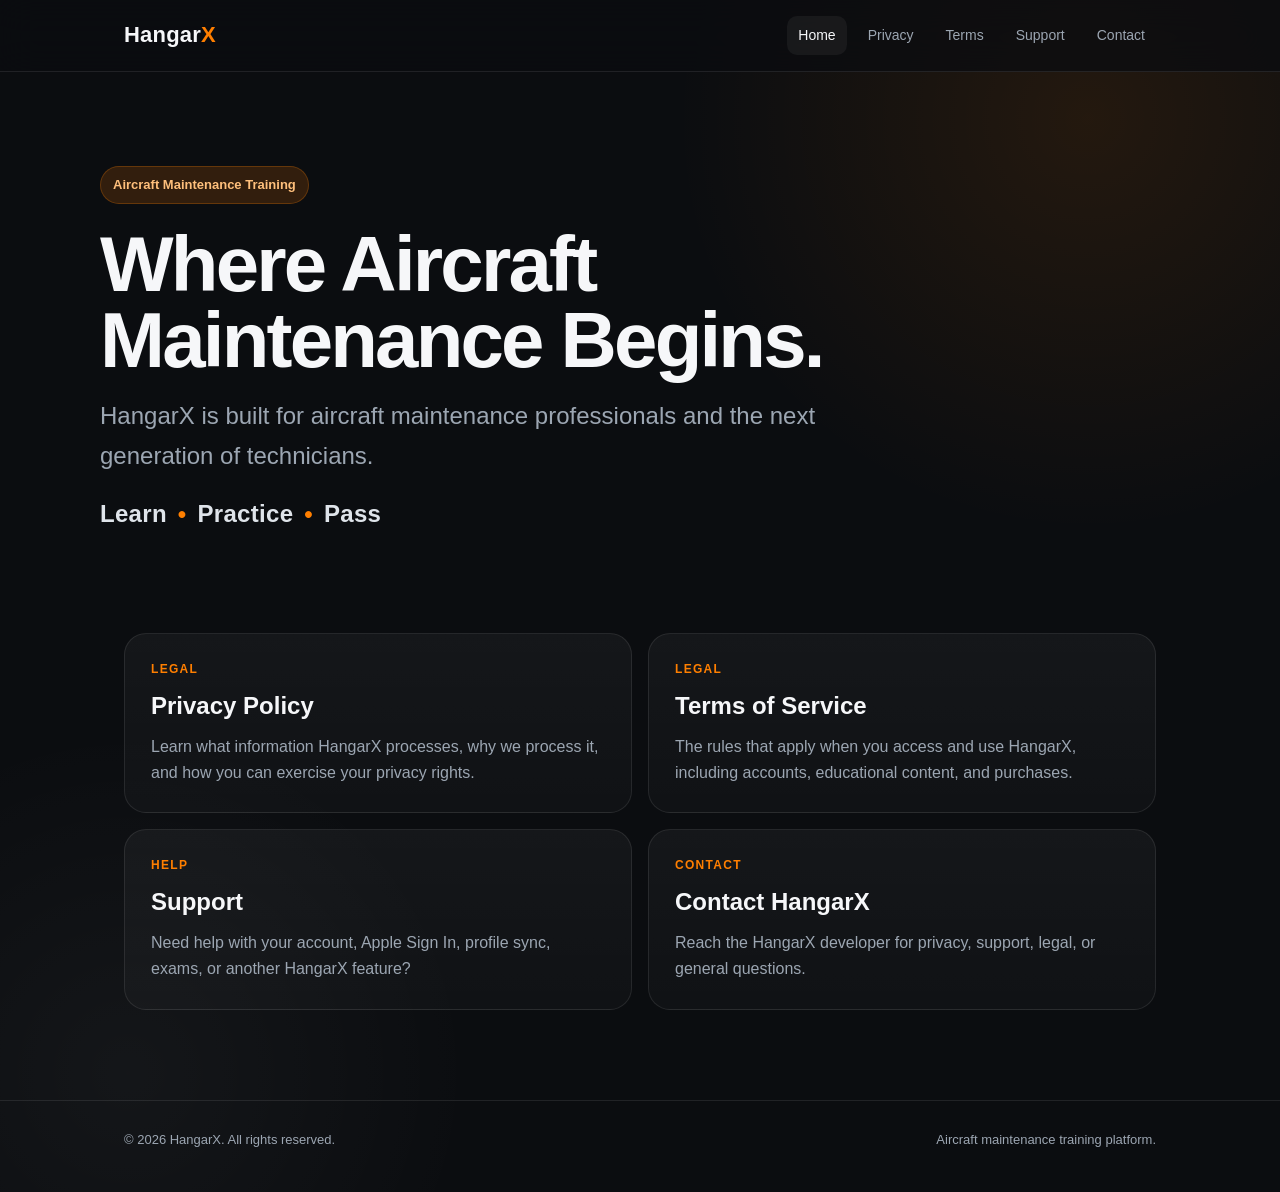
<file: index.html>
<!doctype html>
<html lang="en">
<head>
  <meta charset="utf-8">
  <meta name="viewport" content="width=device-width, initial-scale=1">
  <meta name="theme-color" content="#0b0d10">
  <meta name="description" content="HangarX legal, privacy, terms, support, and contact information.">
  <title>Home — HangarX</title>
  <link rel="stylesheet" href="style.css">
</head>
<body>

    <nav class="nav">
      <div class="nav-inner">
        <a class="brand" href="index.html">Hangar<span class="x">X</span></a>
        <div class="nav-links"><a class="active" href="index.html">Home</a><a class="" href="privacy.html">Privacy</a><a class="" href="terms.html">Terms</a><a class="" href="support.html">Support</a><a class="" href="contact.html">Contact</a></div>
      </div>
    </nav>
    

<main>
  <section class="hero shell">
    <div class="eyebrow">Aircraft Maintenance Training</div>
    <h1>Where Aircraft Maintenance Begins.</h1>
    <p>HangarX is built for aircraft maintenance professionals and the next generation of technicians.</p>
    <p class="tagline">Learn <span class="dot">•</span> Practice <span class="dot">•</span> Pass</p>
  </section>

  <section class="shell">
    <div class="grid">
      <a class="card" href="privacy.html">
        <div class="card-kicker">Legal</div>
        <h2>Privacy Policy</h2>
        <p>Learn what information HangarX processes, why we process it, and how you can exercise your privacy rights.</p>
      </a>
      <a class="card" href="terms.html">
        <div class="card-kicker">Legal</div>
        <h2>Terms of Service</h2>
        <p>The rules that apply when you access and use HangarX, including accounts, educational content, and purchases.</p>
      </a>
      <a class="card" href="support.html">
        <div class="card-kicker">Help</div>
        <h2>Support</h2>
        <p>Need help with your account, Apple Sign In, profile sync, exams, or another HangarX feature?</p>
      </a>
      <a class="card" href="contact.html">
        <div class="card-kicker">Contact</div>
        <h2>Contact HangarX</h2>
        <p>Reach the HangarX developer for privacy, support, legal, or general questions.</p>
      </a>
    </div>
  </section>
</main>


    <footer class="footer">
      <div class="footer-inner">
        <div>© 2026 HangarX. All rights reserved.</div>
        <div>Aircraft maintenance training platform.</div>
      </div>
    </footer>
    
</body>
</html>
</file>
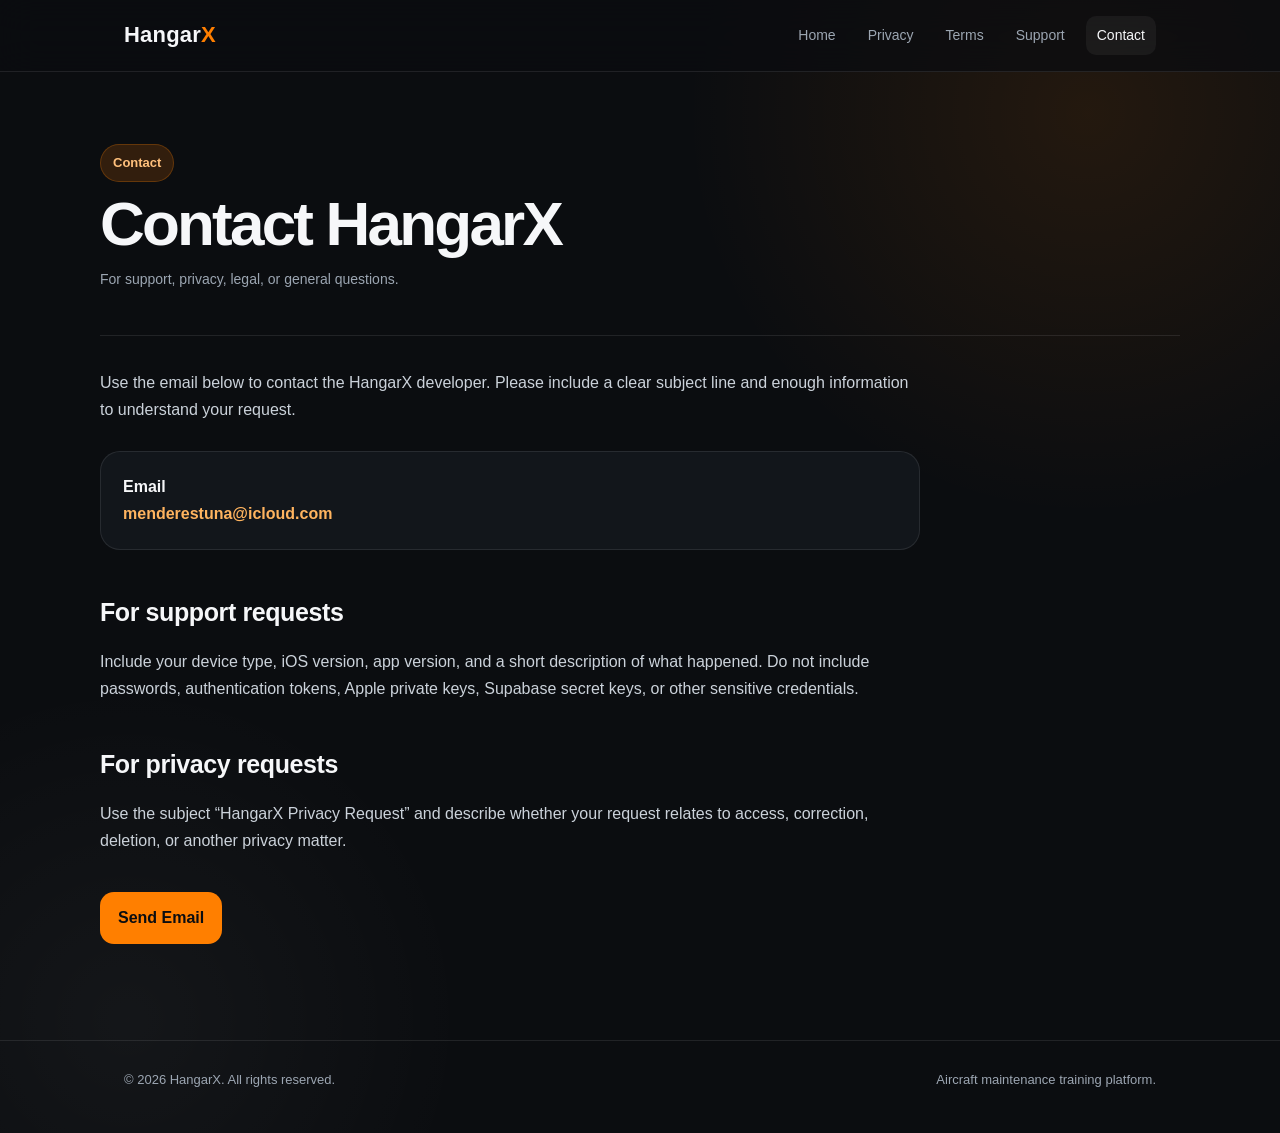
<file: contact.html>
<!doctype html>
<html lang="en">
<head>
  <meta charset="utf-8">
  <meta name="viewport" content="width=device-width, initial-scale=1">
  <meta name="theme-color" content="#0b0d10">
  <meta name="description" content="Contact HangarX.">
  <title>Contact — HangarX</title>
  <link rel="stylesheet" href="style.css">
</head>
<body>

    <nav class="nav">
      <div class="nav-inner">
        <a class="brand" href="index.html">Hangar<span class="x">X</span></a>
        <div class="nav-links"><a class="" href="index.html">Home</a><a class="" href="privacy.html">Privacy</a><a class="" href="terms.html">Terms</a><a class="" href="support.html">Support</a><a class="active" href="contact.html">Contact</a></div>
      </div>
    </nav>
    

<main class="page shell">
  <header class="page-head">
    <div class="eyebrow">Contact</div>
    <h1>Contact HangarX</h1>
    <p class="meta">For support, privacy, legal, or general questions.</p>
  </header>
  <article class="prose">
    <p>Use the email below to contact the HangarX developer. Please include a clear subject line and enough information to understand your request.</p>

    <div class="contact-box">
      <strong>Email</strong><br>
      <a href="mailto:menderestuna@icloud.com">menderestuna@icloud.com</a>
    </div>

    <h2>For support requests</h2>
    <p>Include your device type, iOS version, app version, and a short description of what happened. Do not include passwords, authentication tokens, Apple private keys, Supabase secret keys, or other sensitive credentials.</p>

    <h2>For privacy requests</h2>
    <p>Use the subject “HangarX Privacy Request” and describe whether your request relates to access, correction, deletion, or another privacy matter.</p>

    <a class="btn" href="mailto:menderestuna@icloud.com?subject=HangarX%20Contact">Send Email</a>
  </article>
</main>


    <footer class="footer">
      <div class="footer-inner">
        <div>© 2026 HangarX. All rights reserved.</div>
        <div>Aircraft maintenance training platform.</div>
      </div>
    </footer>
    
</body>
</html>
</file>
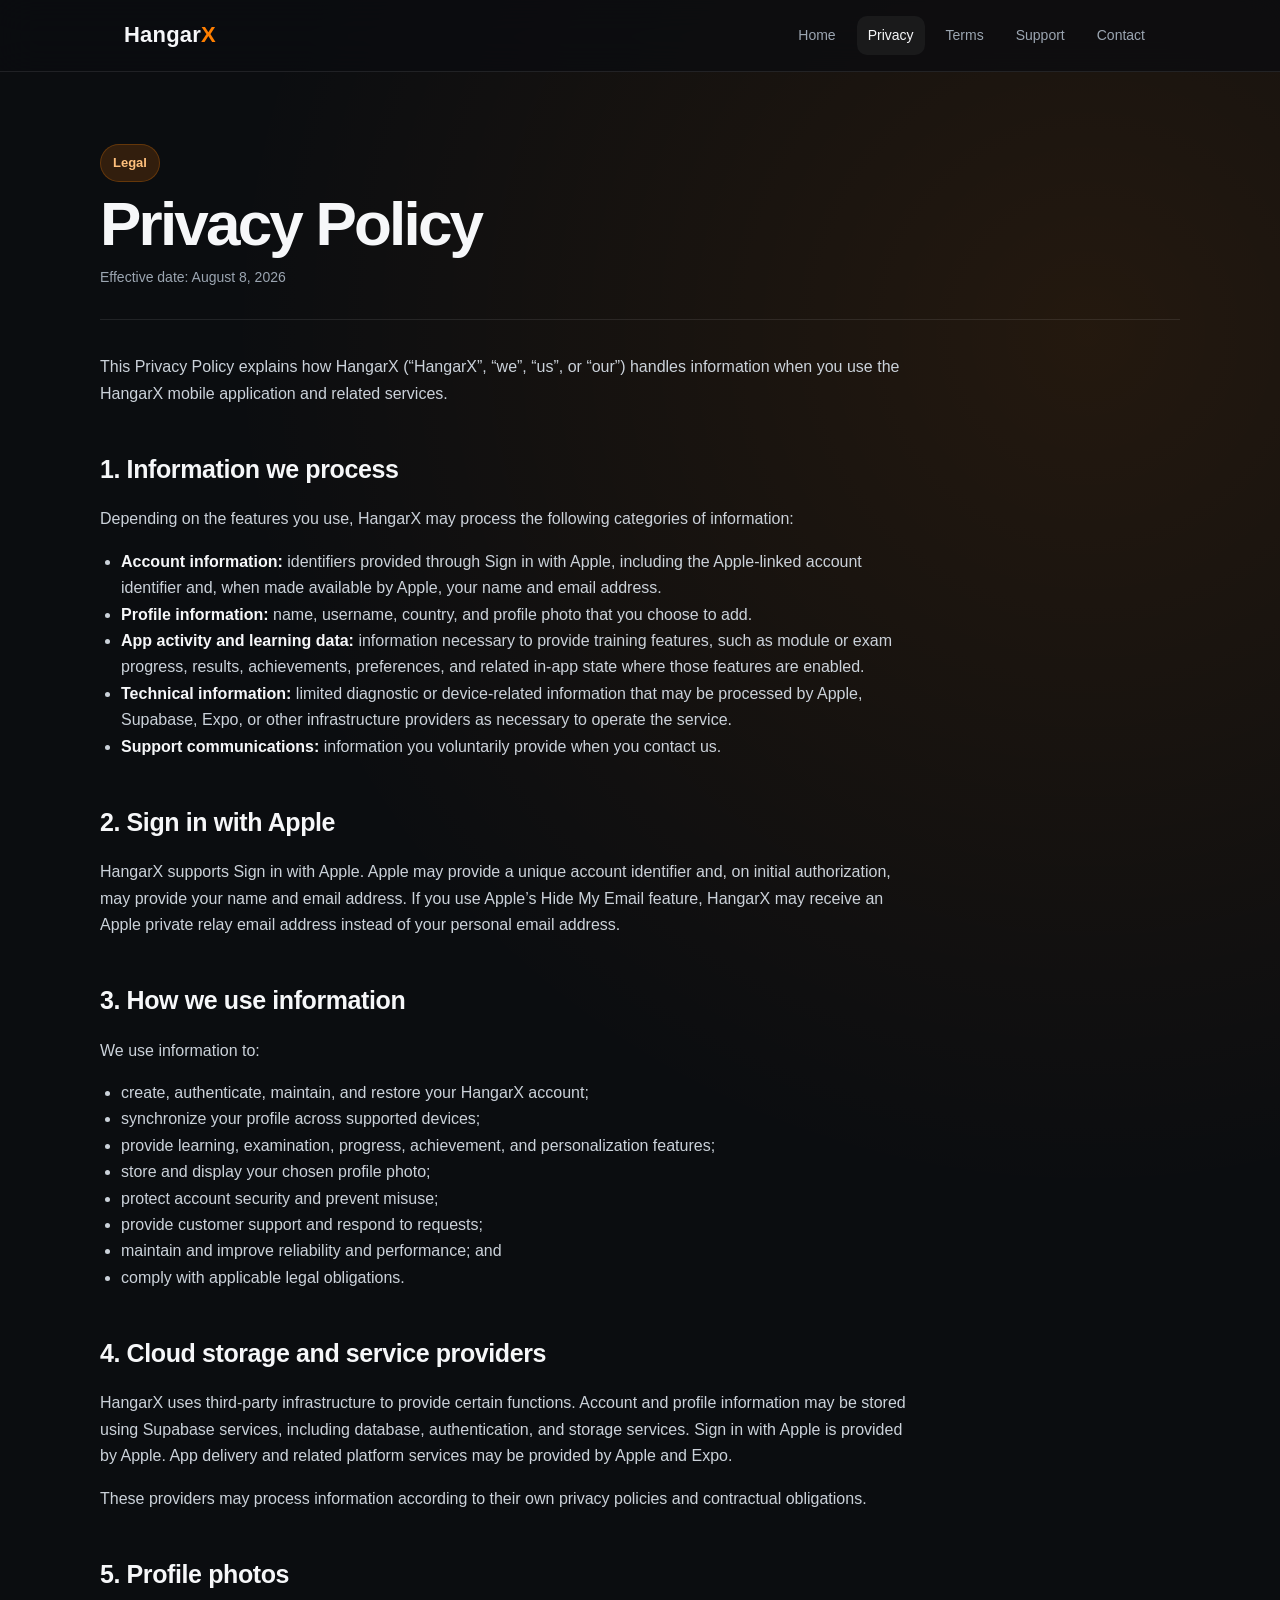
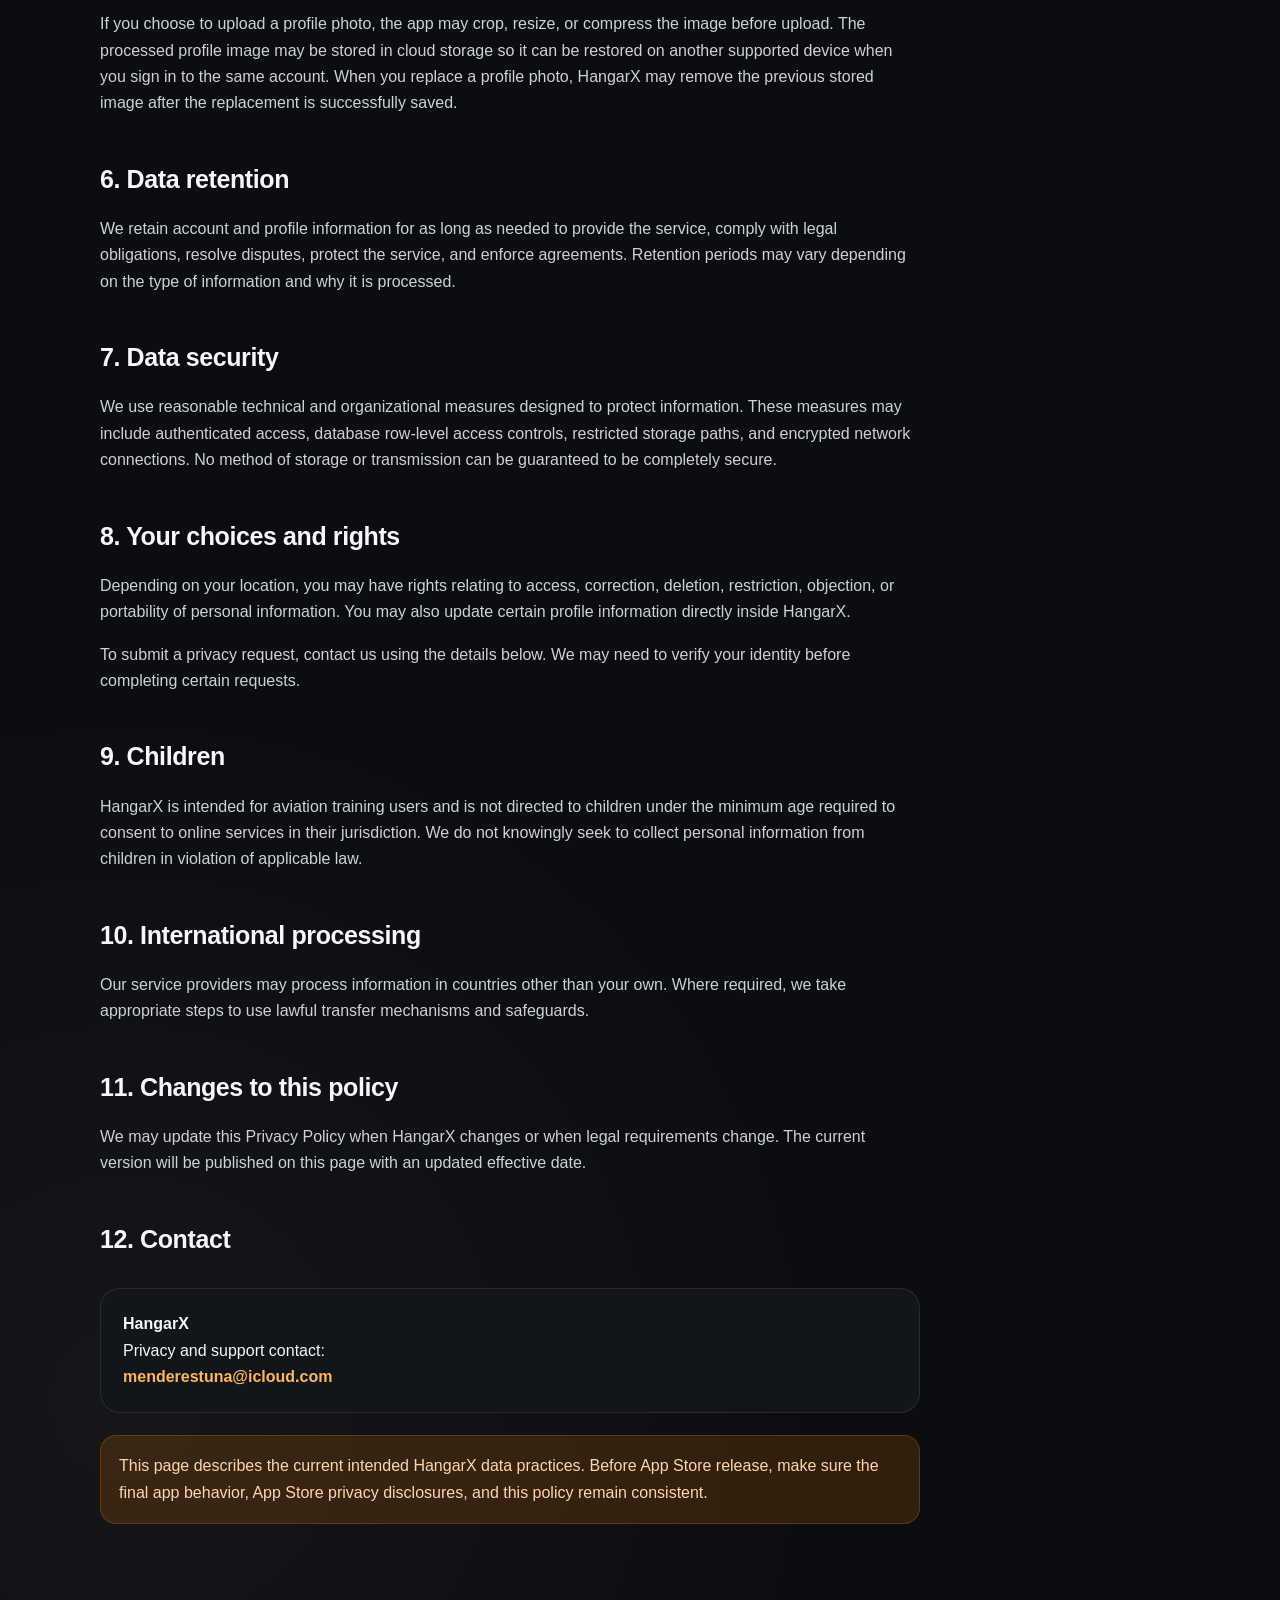
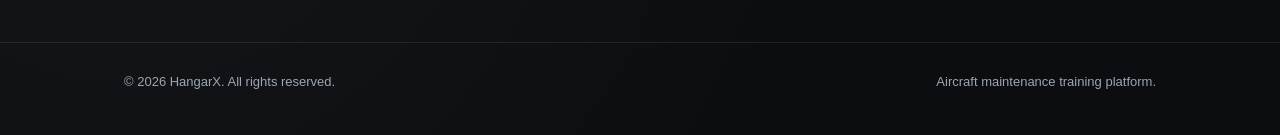
<file: privacy.html>
<!doctype html>
<html lang="en">
<head>
  <meta charset="utf-8">
  <meta name="viewport" content="width=device-width, initial-scale=1">
  <meta name="theme-color" content="#0b0d10">
  <meta name="description" content="HangarX Privacy Policy.">
  <title>Privacy Policy — HangarX</title>
  <link rel="stylesheet" href="style.css">
</head>
<body>

    <nav class="nav">
      <div class="nav-inner">
        <a class="brand" href="index.html">Hangar<span class="x">X</span></a>
        <div class="nav-links"><a class="" href="index.html">Home</a><a class="active" href="privacy.html">Privacy</a><a class="" href="terms.html">Terms</a><a class="" href="support.html">Support</a><a class="" href="contact.html">Contact</a></div>
      </div>
    </nav>
    

<main class="page shell">
  <header class="page-head">
    <div class="eyebrow">Legal</div>
    <h1>Privacy Policy</h1>
    <div class="meta">Effective date: August 8, 2026</div>
  </header>
  <article class="prose">
    <p>This Privacy Policy explains how HangarX (“HangarX”, “we”, “us”, or “our”) handles information when you use the HangarX mobile application and related services.</p>

    <h2>1. Information we process</h2>
    <p>Depending on the features you use, HangarX may process the following categories of information:</p>
    <ul>
      <li><strong>Account information:</strong> identifiers provided through Sign in with Apple, including the Apple-linked account identifier and, when made available by Apple, your name and email address.</li>
      <li><strong>Profile information:</strong> name, username, country, and profile photo that you choose to add.</li>
      <li><strong>App activity and learning data:</strong> information necessary to provide training features, such as module or exam progress, results, achievements, preferences, and related in-app state where those features are enabled.</li>
      <li><strong>Technical information:</strong> limited diagnostic or device-related information that may be processed by Apple, Supabase, Expo, or other infrastructure providers as necessary to operate the service.</li>
      <li><strong>Support communications:</strong> information you voluntarily provide when you contact us.</li>
    </ul>

    <h2>2. Sign in with Apple</h2>
    <p>HangarX supports Sign in with Apple. Apple may provide a unique account identifier and, on initial authorization, may provide your name and email address. If you use Apple’s Hide My Email feature, HangarX may receive an Apple private relay email address instead of your personal email address.</p>

    <h2>3. How we use information</h2>
    <p>We use information to:</p>
    <ul>
      <li>create, authenticate, maintain, and restore your HangarX account;</li>
      <li>synchronize your profile across supported devices;</li>
      <li>provide learning, examination, progress, achievement, and personalization features;</li>
      <li>store and display your chosen profile photo;</li>
      <li>protect account security and prevent misuse;</li>
      <li>provide customer support and respond to requests;</li>
      <li>maintain and improve reliability and performance; and</li>
      <li>comply with applicable legal obligations.</li>
    </ul>

    <h2>4. Cloud storage and service providers</h2>
    <p>HangarX uses third-party infrastructure to provide certain functions. Account and profile information may be stored using Supabase services, including database, authentication, and storage services. Sign in with Apple is provided by Apple. App delivery and related platform services may be provided by Apple and Expo.</p>
    <p>These providers may process information according to their own privacy policies and contractual obligations.</p>

    <h2>5. Profile photos</h2>
    <p>If you choose to upload a profile photo, the app may crop, resize, or compress the image before upload. The processed profile image may be stored in cloud storage so it can be restored on another supported device when you sign in to the same account. When you replace a profile photo, HangarX may remove the previous stored image after the replacement is successfully saved.</p>

    <h2>6. Data retention</h2>
    <p>We retain account and profile information for as long as needed to provide the service, comply with legal obligations, resolve disputes, protect the service, and enforce agreements. Retention periods may vary depending on the type of information and why it is processed.</p>

    <h2>7. Data security</h2>
    <p>We use reasonable technical and organizational measures designed to protect information. These measures may include authenticated access, database row-level access controls, restricted storage paths, and encrypted network connections. No method of storage or transmission can be guaranteed to be completely secure.</p>

    <h2>8. Your choices and rights</h2>
    <p>Depending on your location, you may have rights relating to access, correction, deletion, restriction, objection, or portability of personal information. You may also update certain profile information directly inside HangarX.</p>
    <p>To submit a privacy request, contact us using the details below. We may need to verify your identity before completing certain requests.</p>

    <h2>9. Children</h2>
    <p>HangarX is intended for aviation training users and is not directed to children under the minimum age required to consent to online services in their jurisdiction. We do not knowingly seek to collect personal information from children in violation of applicable law.</p>

    <h2>10. International processing</h2>
    <p>Our service providers may process information in countries other than your own. Where required, we take appropriate steps to use lawful transfer mechanisms and safeguards.</p>

    <h2>11. Changes to this policy</h2>
    <p>We may update this Privacy Policy when HangarX changes or when legal requirements change. The current version will be published on this page with an updated effective date.</p>

    <h2>12. Contact</h2>
    <div class="contact-box">
      <strong>HangarX</strong><br>
      Privacy and support contact:<br>
      <a href="mailto:menderestuna@icloud.com">menderestuna@icloud.com</a>
    </div>

    <div class="note">This page describes the current intended HangarX data practices. Before App Store release, make sure the final app behavior, App Store privacy disclosures, and this policy remain consistent.</div>
  </article>
</main>


    <footer class="footer">
      <div class="footer-inner">
        <div>© 2026 HangarX. All rights reserved.</div>
        <div>Aircraft maintenance training platform.</div>
      </div>
    </footer>
    
</body>
</html>
</file>
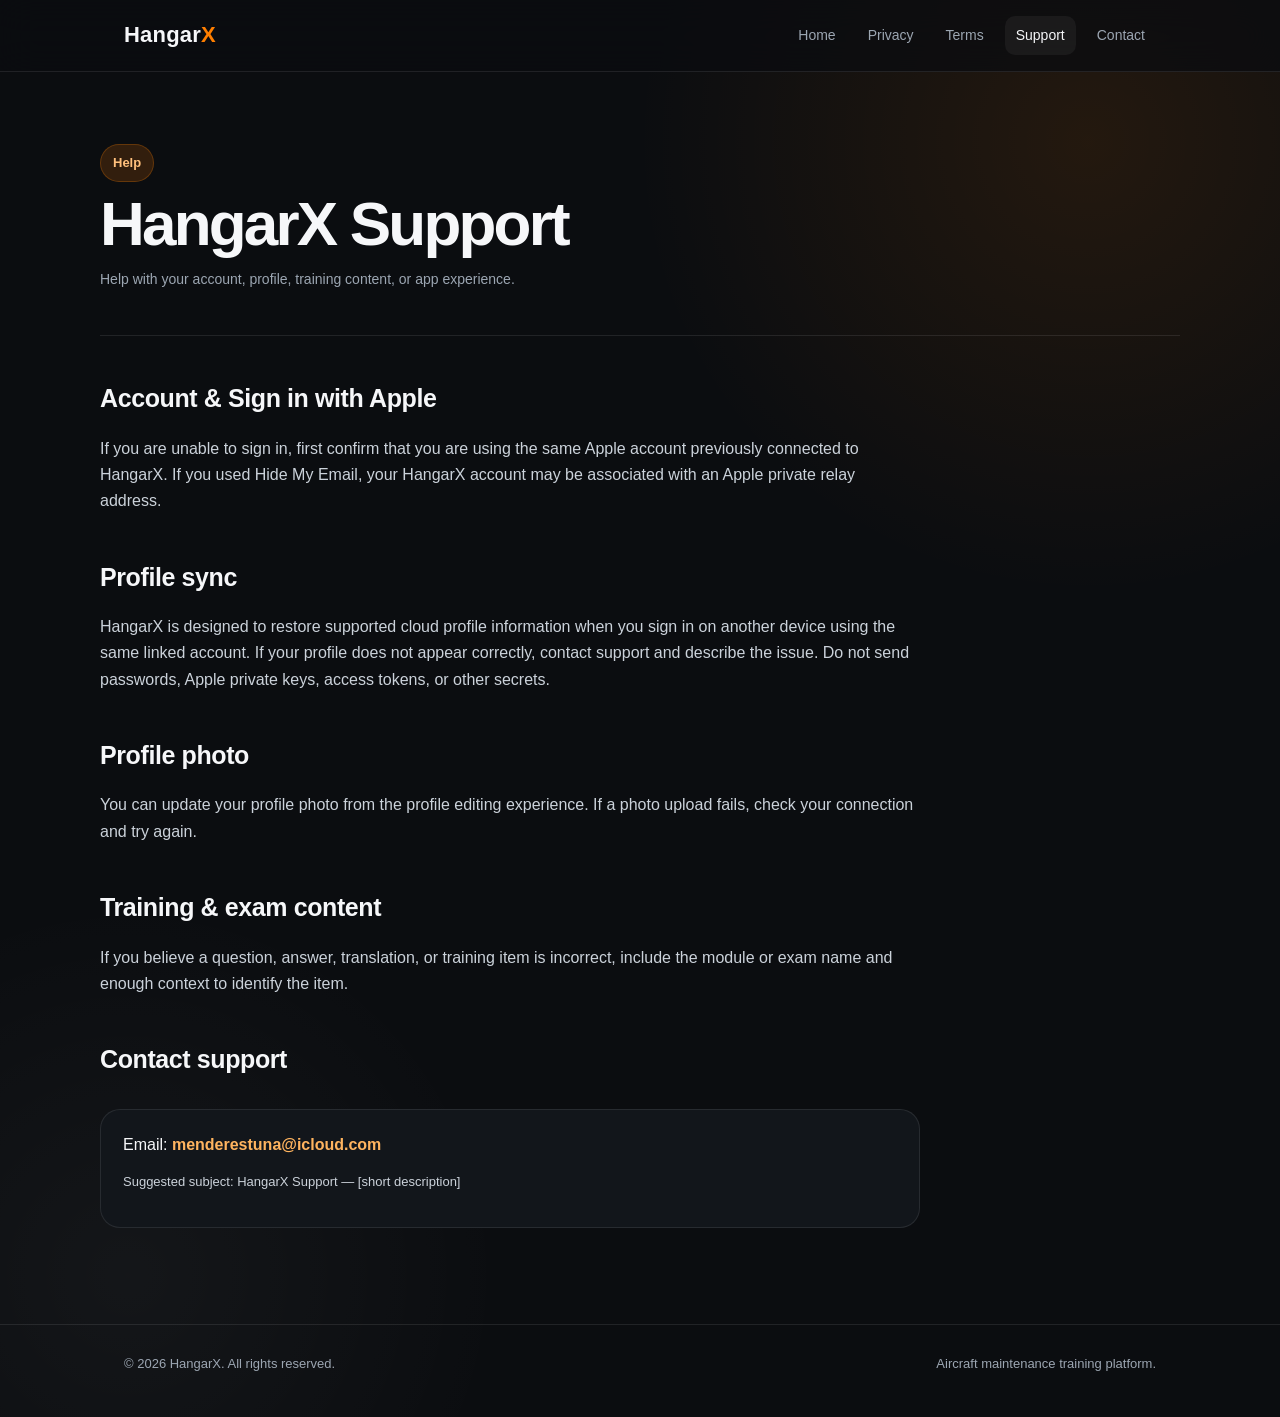
<file: support.html>
<!doctype html>
<html lang="en">
<head>
  <meta charset="utf-8">
  <meta name="viewport" content="width=device-width, initial-scale=1">
  <meta name="theme-color" content="#0b0d10">
  <meta name="description" content="HangarX Support.">
  <title>Support — HangarX</title>
  <link rel="stylesheet" href="style.css">
</head>
<body>

    <nav class="nav">
      <div class="nav-inner">
        <a class="brand" href="index.html">Hangar<span class="x">X</span></a>
        <div class="nav-links"><a class="" href="index.html">Home</a><a class="" href="privacy.html">Privacy</a><a class="" href="terms.html">Terms</a><a class="active" href="support.html">Support</a><a class="" href="contact.html">Contact</a></div>
      </div>
    </nav>
    

<main class="page shell">
  <header class="page-head">
    <div class="eyebrow">Help</div>
    <h1>HangarX Support</h1>
    <p class="meta">Help with your account, profile, training content, or app experience.</p>
  </header>
  <article class="prose">
    <h2>Account & Sign in with Apple</h2>
    <p>If you are unable to sign in, first confirm that you are using the same Apple account previously connected to HangarX. If you used Hide My Email, your HangarX account may be associated with an Apple private relay address.</p>

    <h2>Profile sync</h2>
    <p>HangarX is designed to restore supported cloud profile information when you sign in on another device using the same linked account. If your profile does not appear correctly, contact support and describe the issue. Do not send passwords, Apple private keys, access tokens, or other secrets.</p>

    <h2>Profile photo</h2>
    <p>You can update your profile photo from the profile editing experience. If a photo upload fails, check your connection and try again.</p>

    <h2>Training & exam content</h2>
    <p>If you believe a question, answer, translation, or training item is incorrect, include the module or exam name and enough context to identify the item.</p>

    <h2>Contact support</h2>
    <div class="contact-box">
      Email: <a href="mailto:menderestuna@icloud.com?subject=HangarX%20Support">menderestuna@icloud.com</a>
      <p class="small">Suggested subject: HangarX Support — [short description]</p>
    </div>
  </article>
</main>


    <footer class="footer">
      <div class="footer-inner">
        <div>© 2026 HangarX. All rights reserved.</div>
        <div>Aircraft maintenance training platform.</div>
      </div>
    </footer>
    
</body>
</html>
</file>
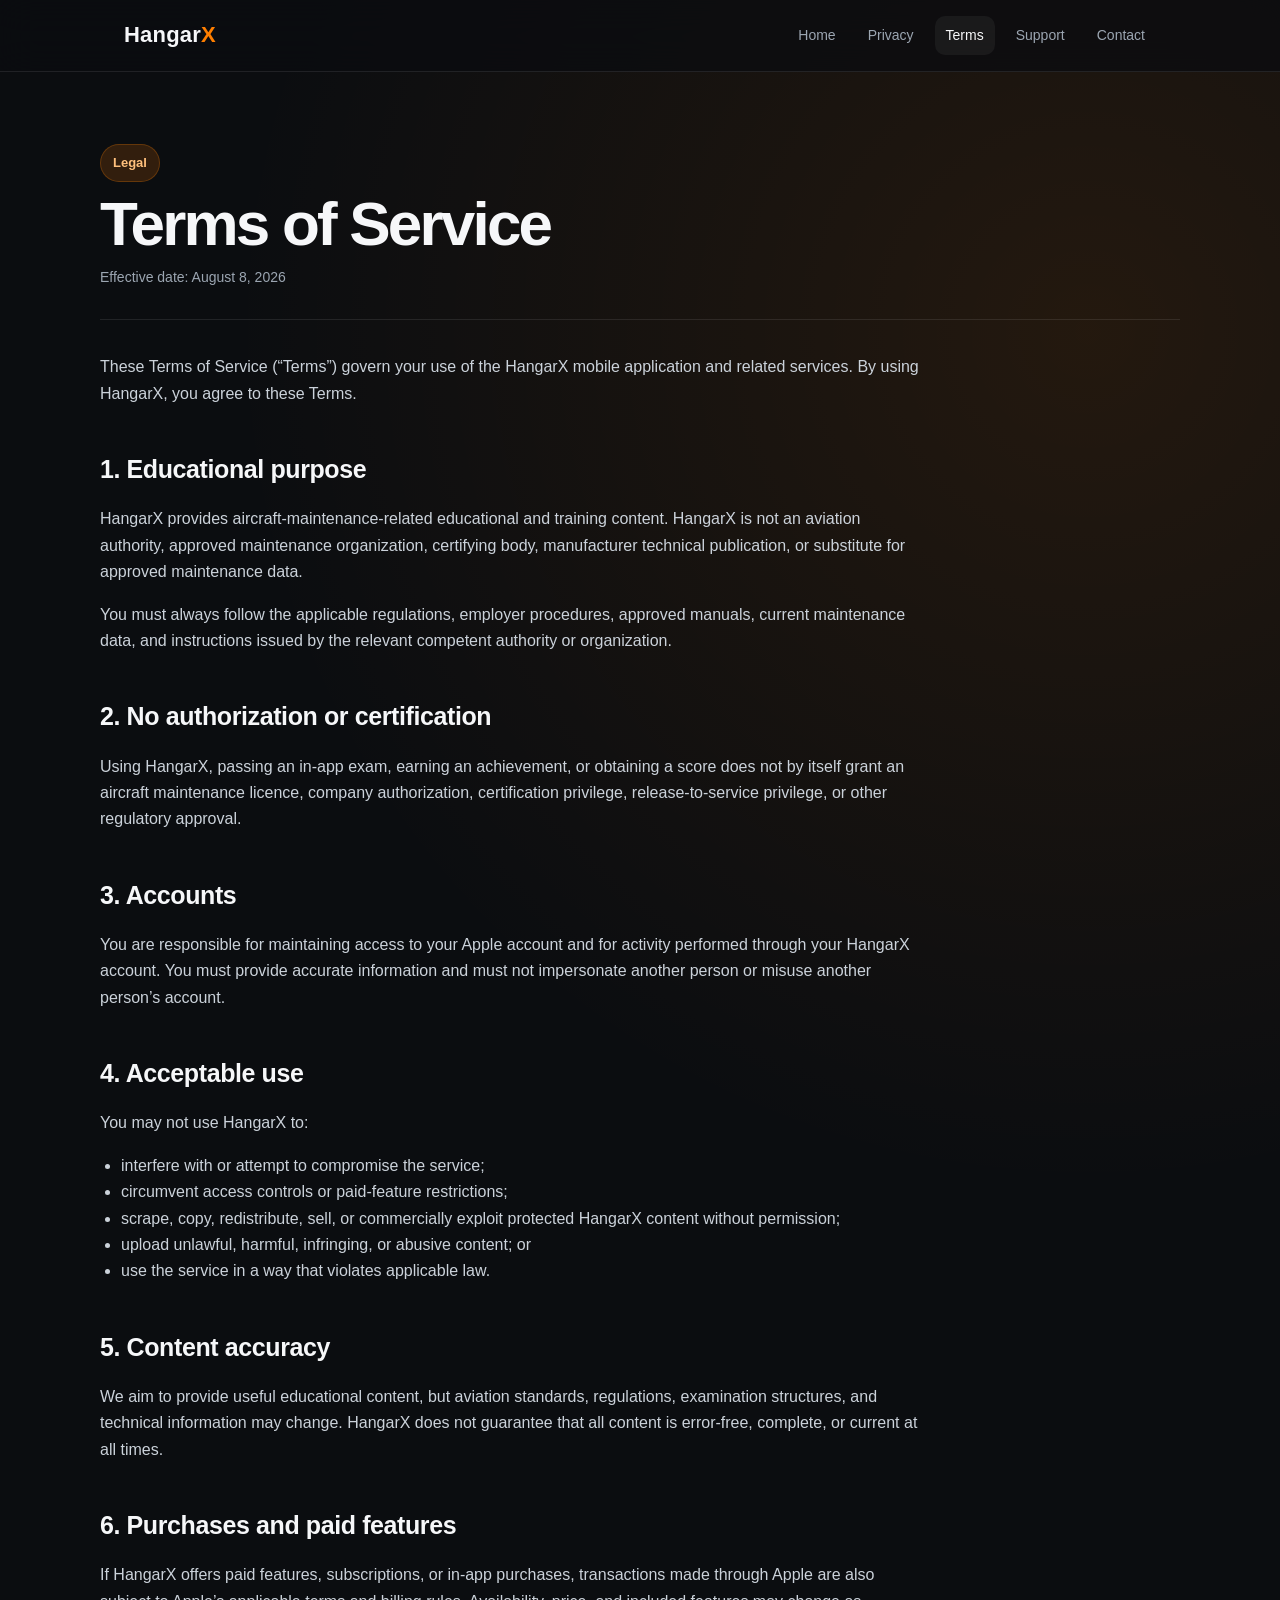
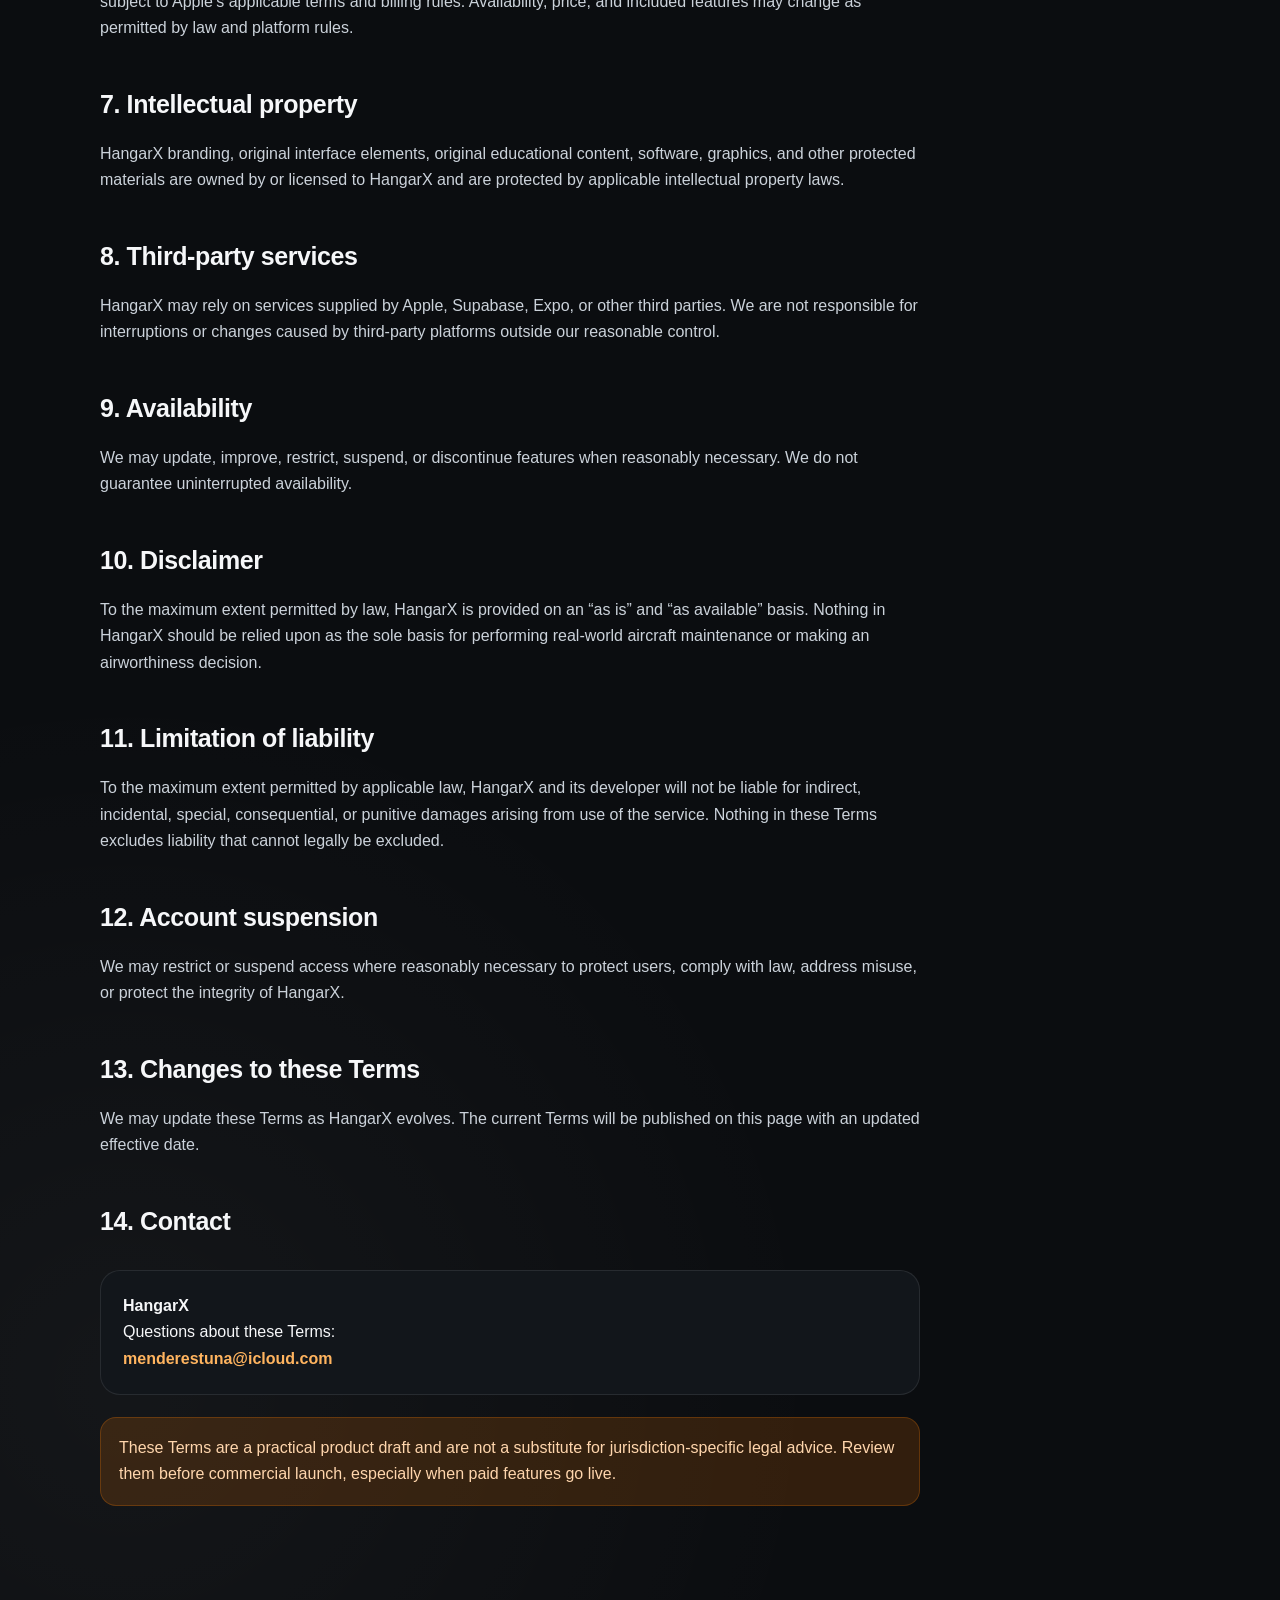
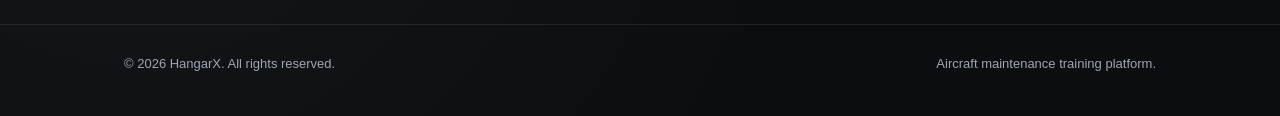
<file: terms.html>
<!doctype html>
<html lang="en">
<head>
  <meta charset="utf-8">
  <meta name="viewport" content="width=device-width, initial-scale=1">
  <meta name="theme-color" content="#0b0d10">
  <meta name="description" content="HangarX Terms of Service.">
  <title>Terms of Service — HangarX</title>
  <link rel="stylesheet" href="style.css">
</head>
<body>

    <nav class="nav">
      <div class="nav-inner">
        <a class="brand" href="index.html">Hangar<span class="x">X</span></a>
        <div class="nav-links"><a class="" href="index.html">Home</a><a class="" href="privacy.html">Privacy</a><a class="active" href="terms.html">Terms</a><a class="" href="support.html">Support</a><a class="" href="contact.html">Contact</a></div>
      </div>
    </nav>
    

<main class="page shell">
  <header class="page-head">
    <div class="eyebrow">Legal</div>
    <h1>Terms of Service</h1>
    <div class="meta">Effective date: August 8, 2026</div>
  </header>
  <article class="prose">
    <p>These Terms of Service (“Terms”) govern your use of the HangarX mobile application and related services. By using HangarX, you agree to these Terms.</p>

    <h2>1. Educational purpose</h2>
    <p>HangarX provides aircraft-maintenance-related educational and training content. HangarX is not an aviation authority, approved maintenance organization, certifying body, manufacturer technical publication, or substitute for approved maintenance data.</p>
    <p>You must always follow the applicable regulations, employer procedures, approved manuals, current maintenance data, and instructions issued by the relevant competent authority or organization.</p>

    <h2>2. No authorization or certification</h2>
    <p>Using HangarX, passing an in-app exam, earning an achievement, or obtaining a score does not by itself grant an aircraft maintenance licence, company authorization, certification privilege, release-to-service privilege, or other regulatory approval.</p>

    <h2>3. Accounts</h2>
    <p>You are responsible for maintaining access to your Apple account and for activity performed through your HangarX account. You must provide accurate information and must not impersonate another person or misuse another person’s account.</p>

    <h2>4. Acceptable use</h2>
    <p>You may not use HangarX to:</p>
    <ul>
      <li>interfere with or attempt to compromise the service;</li>
      <li>circumvent access controls or paid-feature restrictions;</li>
      <li>scrape, copy, redistribute, sell, or commercially exploit protected HangarX content without permission;</li>
      <li>upload unlawful, harmful, infringing, or abusive content; or</li>
      <li>use the service in a way that violates applicable law.</li>
    </ul>

    <h2>5. Content accuracy</h2>
    <p>We aim to provide useful educational content, but aviation standards, regulations, examination structures, and technical information may change. HangarX does not guarantee that all content is error-free, complete, or current at all times.</p>

    <h2>6. Purchases and paid features</h2>
    <p>If HangarX offers paid features, subscriptions, or in-app purchases, transactions made through Apple are also subject to Apple’s applicable terms and billing rules. Availability, price, and included features may change as permitted by law and platform rules.</p>

    <h2>7. Intellectual property</h2>
    <p>HangarX branding, original interface elements, original educational content, software, graphics, and other protected materials are owned by or licensed to HangarX and are protected by applicable intellectual property laws.</p>

    <h2>8. Third-party services</h2>
    <p>HangarX may rely on services supplied by Apple, Supabase, Expo, or other third parties. We are not responsible for interruptions or changes caused by third-party platforms outside our reasonable control.</p>

    <h2>9. Availability</h2>
    <p>We may update, improve, restrict, suspend, or discontinue features when reasonably necessary. We do not guarantee uninterrupted availability.</p>

    <h2>10. Disclaimer</h2>
    <p>To the maximum extent permitted by law, HangarX is provided on an “as is” and “as available” basis. Nothing in HangarX should be relied upon as the sole basis for performing real-world aircraft maintenance or making an airworthiness decision.</p>

    <h2>11. Limitation of liability</h2>
    <p>To the maximum extent permitted by applicable law, HangarX and its developer will not be liable for indirect, incidental, special, consequential, or punitive damages arising from use of the service. Nothing in these Terms excludes liability that cannot legally be excluded.</p>

    <h2>12. Account suspension</h2>
    <p>We may restrict or suspend access where reasonably necessary to protect users, comply with law, address misuse, or protect the integrity of HangarX.</p>

    <h2>13. Changes to these Terms</h2>
    <p>We may update these Terms as HangarX evolves. The current Terms will be published on this page with an updated effective date.</p>

    <h2>14. Contact</h2>
    <div class="contact-box">
      <strong>HangarX</strong><br>
      Questions about these Terms:<br>
      <a href="mailto:menderestuna@icloud.com">menderestuna@icloud.com</a>
    </div>

    <div class="note">These Terms are a practical product draft and are not a substitute for jurisdiction-specific legal advice. Review them before commercial launch, especially when paid features go live.</div>
  </article>
</main>


    <footer class="footer">
      <div class="footer-inner">
        <div>© 2026 HangarX. All rights reserved.</div>
        <div>Aircraft maintenance training platform.</div>
      </div>
    </footer>
    
</body>
</html>
</file>
<file: style.css>
:root{
  --bg:#0b0d10;
  --surface:#12161b;
  --surface-2:#171c22;
  --text:#f6f7f9;
  --muted:#9ca6b2;
  --line:rgba(255,255,255,.09);
  --accent:#FF7F00;
  --accent-soft:rgba(255,127,0,.16);
  --max:1080px;
  --radius:22px;
}
*{box-sizing:border-box}
html{scroll-behavior:smooth}
body{
  margin:0;
  background:
    radial-gradient(circle at 85% 10%, rgba(255,127,0,.10), transparent 27%),
    radial-gradient(circle at 10% 90%, rgba(255,255,255,.04), transparent 22%),
    var(--bg);
  color:var(--text);
  font-family:-apple-system,BlinkMacSystemFont,"Segoe UI",Inter,Roboto,Helvetica,Arial,sans-serif;
  line-height:1.65;
  -webkit-font-smoothing:antialiased;
}
a{color:inherit}
.shell{max-width:var(--max);margin:0 auto;padding:0 24px}
.nav{
  position:sticky;top:0;z-index:20;
  backdrop-filter:blur(18px);-webkit-backdrop-filter:blur(18px);
  background:rgba(11,13,16,.76);
  border-bottom:1px solid var(--line)
}
.nav-inner{
  max-width:var(--max);margin:auto;padding:16px 24px;
  display:flex;align-items:center;justify-content:space-between;gap:18px
}
.brand{text-decoration:none;font-weight:850;font-size:22px;letter-spacing:.2px}
.brand .x{color:var(--accent)}
.nav-links{display:flex;gap:10px;flex-wrap:wrap;justify-content:flex-end}
.nav-links a{
  text-decoration:none;color:var(--muted);font-size:14px;
  padding:8px 11px;border-radius:10px
}
.nav-links a:hover,.nav-links a.active{color:var(--text);background:rgba(255,255,255,.05)}
.hero{padding:94px 0 64px}
.eyebrow{
  display:inline-flex;align-items:center;gap:8px;
  color:#ffc07c;background:var(--accent-soft);
  border:1px solid rgba(255,127,0,.25);
  border-radius:999px;padding:7px 12px;font-size:13px;font-weight:700
}
h1{
  font-size:clamp(42px,7vw,78px);line-height:.98;
  letter-spacing:-2.8px;margin:22px 0 18px;max-width:900px
}
.hero p{font-size:clamp(18px,2.4vw,24px);color:var(--muted);max-width:760px;margin:0}
.tagline{margin-top:18px!important;color:#dfe4ea!important;font-weight:650;letter-spacing:.3px}
.dot{color:var(--accent);padding:0 4px}
.grid{display:grid;grid-template-columns:repeat(2,minmax(0,1fr));gap:16px;margin:36px 0 90px}
.card{
  background:linear-gradient(180deg,rgba(255,255,255,.045),rgba(255,255,255,.022));
  border:1px solid var(--line);border-radius:var(--radius);
  padding:26px;text-decoration:none;transition:.2s transform,.2s border-color,.2s background
}
.card:hover{transform:translateY(-3px);border-color:rgba(255,127,0,.28);background:rgba(255,255,255,.05)}
.card-kicker{color:var(--accent);font-size:12px;text-transform:uppercase;letter-spacing:1.3px;font-weight:800}
.card h2{font-size:24px;margin:6px 0 8px}
.card p{color:var(--muted);margin:0}
.page{padding:72px 0 96px}
.page-head{padding-bottom:30px;border-bottom:1px solid var(--line);margin-bottom:34px}
.page-head h1{font-size:clamp(38px,6vw,62px);margin:12px 0}
.meta{color:var(--muted);font-size:14px}
.prose{max-width:820px}
.prose h2{font-size:25px;margin:42px 0 12px;letter-spacing:-.4px}
.prose h3{font-size:19px;margin:28px 0 8px}
.prose p,.prose li{color:#cbd2da}
.prose ul{padding-left:21px}
.prose strong{color:var(--text)}
.note{
  background:var(--accent-soft);border:1px solid rgba(255,127,0,.24);
  border-radius:16px;padding:17px 18px;color:#ffd6ad;margin:22px 0
}
.contact-box{
  margin-top:28px;background:var(--surface);border:1px solid var(--line);
  border-radius:20px;padding:22px
}
.contact-box a{color:#ffb45f;text-decoration:none;font-weight:700}
.footer{
  border-top:1px solid var(--line);padding:28px 0 42px;color:var(--muted);font-size:13px
}
.footer-inner{max-width:var(--max);margin:auto;padding:0 24px;display:flex;justify-content:space-between;gap:16px;flex-wrap:wrap}
.btn{
  display:inline-flex;align-items:center;justify-content:center;
  background:var(--accent);color:#0b0d10;text-decoration:none;font-weight:850;
  padding:13px 18px;border-radius:14px;margin-top:22px
}
.small{font-size:13px;color:var(--muted)}
@media(max-width:720px){
  .grid{grid-template-columns:1fr}
  .nav-inner{align-items:flex-start;flex-direction:column}
  .nav-links{justify-content:flex-start}
  .hero{padding-top:64px}
  h1{letter-spacing:-1.8px}
}
</file>
